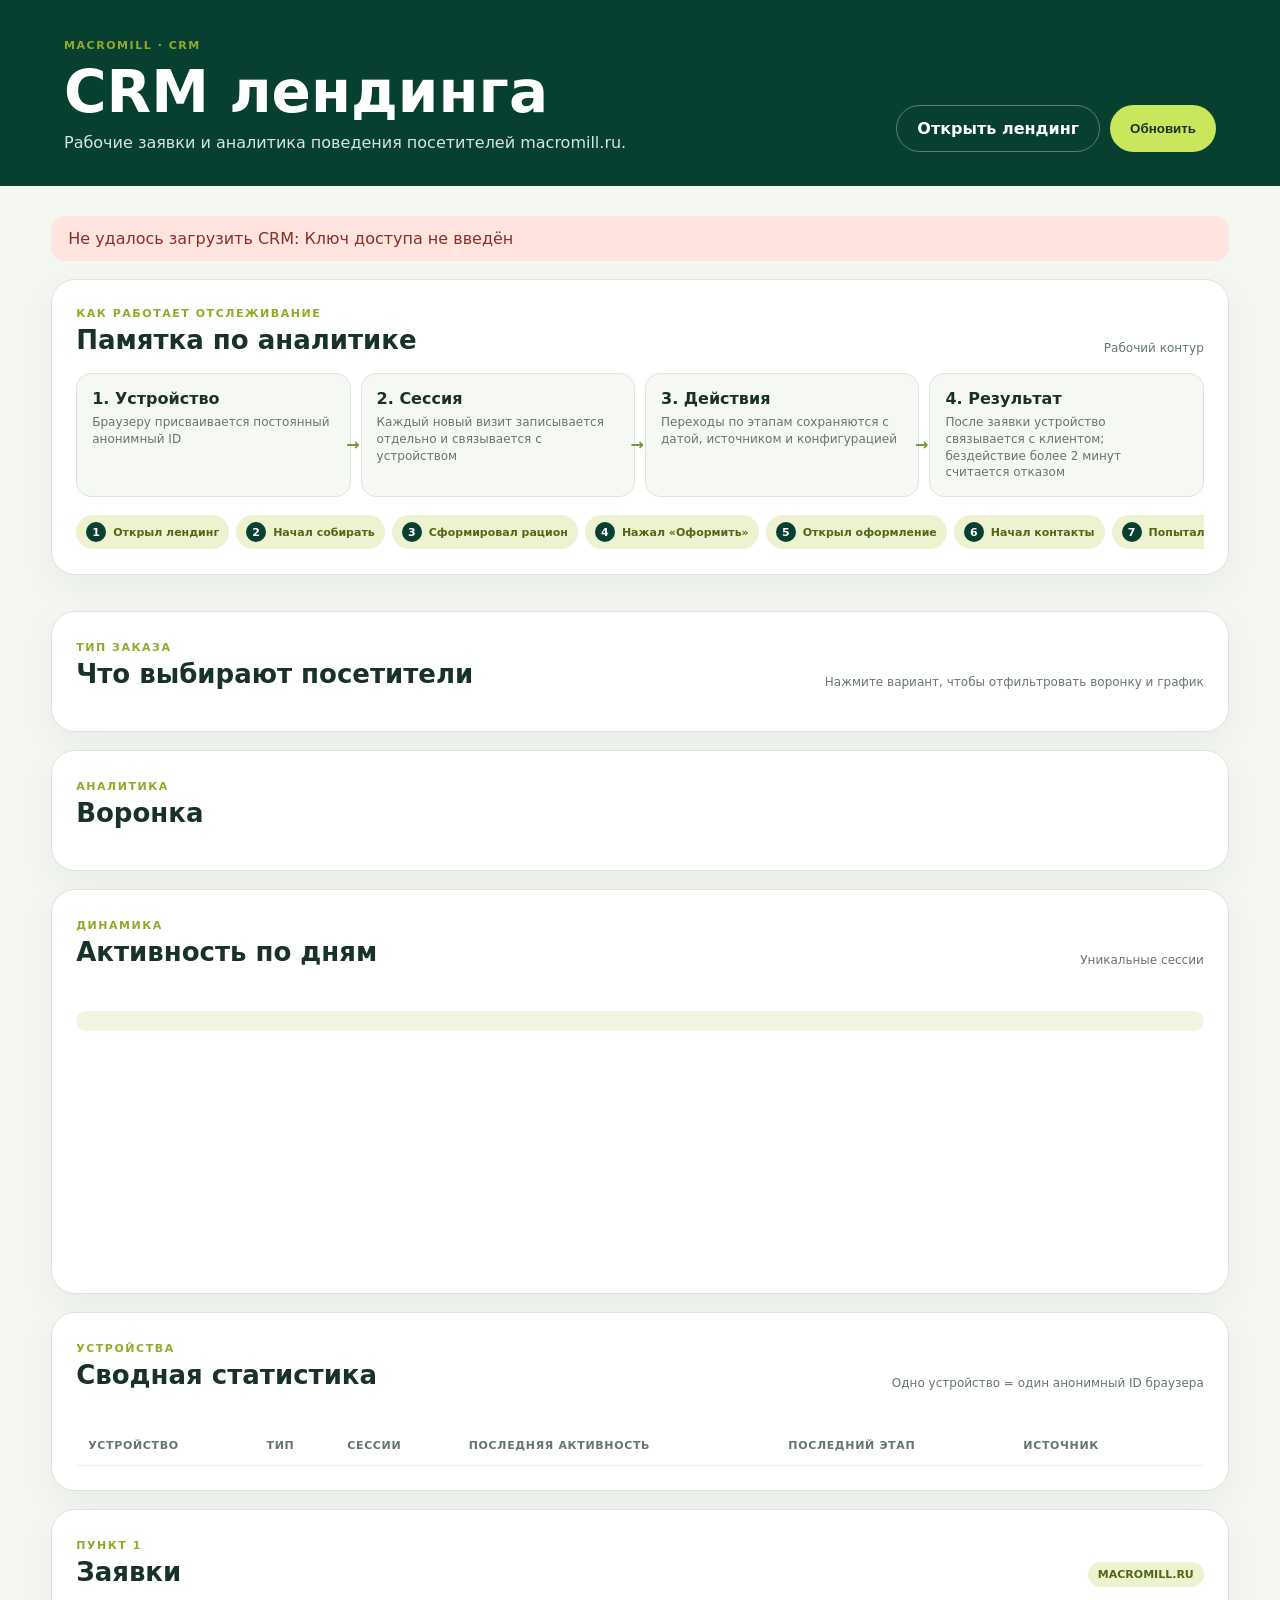
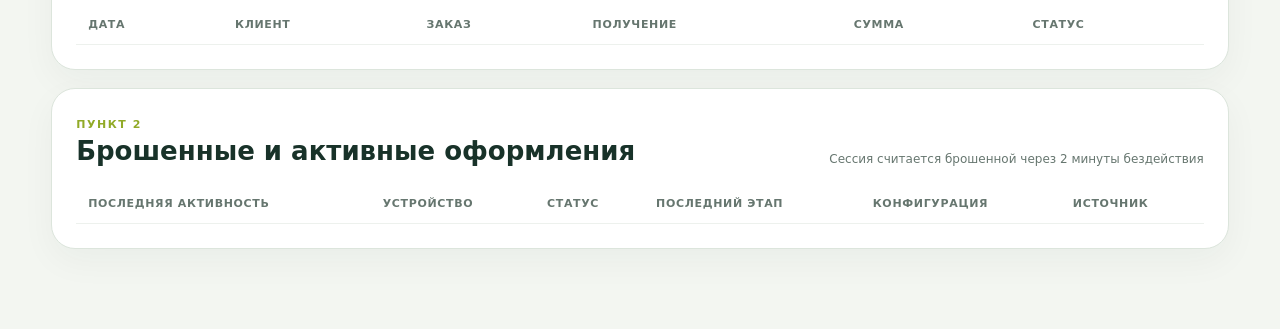
<file: site/crm/index.html>
<!doctype html>
<html lang="ru">
<head>
  <meta charset="utf-8">
  <meta name="viewport" content="width=device-width,initial-scale=1">
  <meta name="robots" content="noindex,nofollow">
  <title>MacroMill — CRM лендинга</title>
  <link rel="stylesheet" href="styles.css">
  <link rel="stylesheet" href="analytics.css?v=3">
</head>
<body>
  <header class="topbar">
    <div>
      <span class="eyebrow">MACROMILL · CRM</span>
      <h1>CRM лендинга</h1>
      <p>Рабочие заявки и аналитика поведения посетителей macromill.ru.</p>
    </div>
    <div class="actions">
      <a class="button secondary" href="/" target="_blank" rel="noopener">Открыть лендинг</a>
      <button class="button" id="refresh">Обновить</button>
    </div>
  </header>

  <main>
    <div id="notice" class="notice">Загрузка данных…</div>

    <section class="tracking-guide">
      <div class="guide-heading">
        <div><span class="eyebrow">КАК РАБОТАЕТ ОТСЛЕЖИВАНИЕ</span><h2>Памятка по аналитике</h2></div>
        <span class="muted">Рабочий контур</span>
      </div>
      <div class="guide-flow">
        <article><strong>1. Устройство</strong><span>Браузеру присваивается постоянный анонимный ID</span></article>
        <article><strong>2. Сессия</strong><span>Каждый новый визит записывается отдельно и связывается с устройством</span></article>
        <article><strong>3. Действия</strong><span>Переходы по этапам сохраняются с датой, источником и конфигурацией</span></article>
        <article><strong>4. Результат</strong><span>После заявки устройство связывается с клиентом; бездействие более 2 минут считается отказом</span></article>
      </div>
      <div id="tracking-stages" class="tracking-stages"></div>
    </section>

    <section id="summary" class="summary"></section>

    <section class="panel order-type-panel">
      <div class="panel-heading">
        <div><span class="eyebrow">ТИП ЗАКАЗА</span><h2>Что выбирают посетители</h2></div>
        <span class="muted">Нажмите вариант, чтобы отфильтровать воронку и график</span>
      </div>
      <div id="order-type-filters" class="order-type-filters"></div>
    </section>

    <section class="panel">
      <div class="panel-heading">
        <div><span class="eyebrow">АНАЛИТИКА</span><h2>Воронка</h2></div>
        <span class="muted" id="generated"></span>
      </div>
      <div id="funnel" class="funnel"></div>
    </section>

    <section class="panel">
      <div class="panel-heading">
        <div><span class="eyebrow">ДИНАМИКА</span><h2>Активность по дням</h2></div>
        <span class="muted" id="activity-caption">Уникальные сессии</span>
      </div>
      <div id="stage-filters" class="stage-filters"></div>
      <div id="activity-kpis" class="activity-kpis"></div>
      <div id="activity-insight" class="activity-insight"></div>
      <div id="activity-chart" class="activity-chart"></div>
    </section>

    <section class="panel">
      <div class="panel-heading">
        <div><span class="eyebrow">УСТРОЙСТВА</span><h2>Сводная статистика</h2></div>
        <span class="muted">Одно устройство = один анонимный ID браузера</span>
      </div>
      <div id="device-summary" class="device-summary"></div>
      <div class="table-wrap">
        <table>
          <thead><tr><th>Устройство</th><th>Тип</th><th>Сессии</th><th>Последняя активность</th><th>Последний этап</th><th>Источник</th><th></th></tr></thead>
          <tbody id="devices"></tbody>
        </table>
      </div>
      <div id="device-details" class="device-details" hidden></div>
    </section>

    <section class="panel">
      <div class="panel-heading">
        <div><span class="eyebrow">ПУНКТ 1</span><h2>Заявки</h2></div>
        <span class="pill">MACROMILL.RU</span>
      </div>
      <div class="table-wrap">
        <table>
          <thead><tr><th>Дата</th><th>Клиент</th><th>Заказ</th><th>Получение</th><th>Сумма</th><th>Статус</th></tr></thead>
          <tbody id="leads"></tbody>
        </table>
      </div>
    </section>

    <section class="panel">
      <div class="panel-heading">
        <div><span class="eyebrow">ПУНКТ 2</span><h2>Брошенные и активные оформления</h2></div>
        <span class="muted">Сессия считается брошенной через 2 минуты бездействия</span>
      </div>
      <div class="table-wrap">
        <table>
          <thead><tr><th>Последняя активность</th><th>Устройство</th><th>Статус</th><th>Последний этап</th><th>Конфигурация</th><th>Источник</th></tr></thead>
          <tbody id="sessions"></tbody>
        </table>
      </div>
    </section>
  </main>

  <script src="app.js?v=5" defer></script>
</body>
</html>
</file>
<file: site/crm/styles.css>
:root{font-family:Inter,Manrope,system-ui,sans-serif;color:#183229;background:#f3f6f1;--green:#073f30;--lime:#c9e75d;--line:#dce5dc;--muted:#66766f}*{box-sizing:border-box}body{margin:0}.topbar{display:flex;justify-content:space-between;gap:30px;align-items:flex-end;padding:34px clamp(20px,5vw,72px);background:var(--green);color:white}.topbar h1{font-size:clamp(34px,5vw,58px);margin:5px 0 7px}.topbar p{margin:0;color:#d7e6df}.eyebrow{font-size:11px;font-weight:800;letter-spacing:.14em;color:#91aa27}.actions{display:flex;gap:10px;flex-wrap:wrap}.button{border:0;border-radius:999px;padding:13px 20px;background:var(--lime);color:#183229;font-weight:800;text-decoration:none;cursor:pointer}.button.secondary{background:transparent;color:white;border:1px solid #ffffff55}main{max-width:1440px;margin:auto;padding:30px clamp(16px,4vw,54px) 80px}.notice{margin-bottom:18px;padding:13px 17px;border-radius:14px;background:#e8efdf;color:#3f5b4e}.notice.error{background:#ffe4df;color:#8d2f24}.notice[hidden]{display:none}.summary{display:grid;grid-template-columns:repeat(6,minmax(120px,1fr));gap:13px;margin-bottom:18px}.metric,.panel{background:white;border:1px solid var(--line);box-shadow:0 12px 35px #17382c0b}.metric{border-radius:20px;padding:20px}.metric span{display:block;color:var(--muted);font-size:12px}.metric strong{display:block;margin-top:9px;font-size:32px}.panel{border-radius:24px;padding:24px;margin-top:18px}.panel-heading{display:flex;justify-content:space-between;gap:20px;align-items:flex-end;margin-bottom:18px}.panel h2{margin:4px 0 0;font-size:26px}.muted{color:var(--muted);font-size:12px}.pill,.status{display:inline-flex;border-radius:999px;padding:6px 10px;font-size:11px;font-weight:800;background:#edf3d1;color:#526714}.funnel{display:grid;gap:10px}.funnel-row{display:grid;grid-template-columns:minmax(190px,1.3fr) 4fr 70px 120px;gap:14px;align-items:center}.funnel-track{height:18px;border-radius:999px;background:#edf1ec;overflow:hidden}.funnel-bar{height:100%;min-width:3px;border-radius:inherit;background:linear-gradient(90deg,var(--green),#789329)}.funnel-count{font-weight:900;font-size:18px}.drop{font-size:12px;color:#9b4b3c}.device-summary{display:grid;grid-template-columns:repeat(4,minmax(130px,1fr));gap:12px;margin-bottom:18px}.device-card{border:1px solid var(--line);border-radius:16px;padding:16px;background:#f8faf6}.device-card span,.device-card small{display:block;color:var(--muted)}.device-card strong{display:block;font-size:28px;margin:5px 0}.table-wrap{overflow:auto}table{width:100%;border-collapse:collapse;min-width:800px}th,td{text-align:left;padding:13px 12px;border-bottom:1px solid #edf1ed;vertical-align:top}th{font-size:11px;text-transform:uppercase;letter-spacing:.06em;color:var(--muted)}td{font-size:13px}td strong{display:block}.status.converted{background:#dff2db;color:#21651c}.status.abandoned{background:#ffe4df;color:#8d2f24}.status.active{background:#fff1c9;color:#7f5b00}.detail-button,.device-link,.details-close{border:0;background:none;color:#315f23;font-weight:800;text-decoration:underline;cursor:pointer;padding:4px}.device-details{margin-top:20px;padding:20px;border-radius:18px;background:#f6f9f3;border:1px solid var(--line)}.details-heading{display:flex;justify-content:space-between;align-items:flex-start}.details-heading h3{margin:4px 0;font-size:24px}.details-close{font-size:28px;text-decoration:none}.details-grid{display:grid;grid-template-columns:repeat(4,1fr);gap:10px;margin:14px 0 20px}.details-grid>div{background:white;border:1px solid var(--line);border-radius:12px;padding:12px}.details-grid span,.details-grid strong{display:block}.details-grid span{font-size:11px;color:var(--muted);margin-bottom:5px}.device-details h4{margin:18px 0 10px}.timeline{display:grid;gap:0}.timeline-row{position:relative;display:grid;grid-template-columns:20px 1fr;gap:9px;padding:8px 0}.timeline-row:before{content:'';position:absolute;left:6px;top:19px;bottom:-9px;width:1px;background:#ced9ce}.timeline-row:last-child:before{display:none}.timeline-dot{width:13px;height:13px;margin-top:3px;border-radius:50%;background:var(--lime);border:3px solid var(--green);z-index:1}.linked-lead{display:flex;justify-content:space-between;gap:15px;padding:14px;border-radius:12px;background:white;border:1px solid var(--line)}.empty{text-align:center;color:var(--muted);padding:28px}.config{max-width:360px;white-space:normal}.small{font-size:11px;color:var(--muted);margin-top:4px}@media(max-width:900px){.topbar{align-items:flex-start;flex-direction:column}.summary{grid-template-columns:repeat(2,1fr)}.device-summary,.details-grid{grid-template-columns:repeat(2,1fr)}.funnel-row{grid-template-columns:1fr 60px}.funnel-track{grid-column:1/-1;grid-row:2}.drop{display:none}}@media(max-width:520px){.summary,.device-summary,.details-grid{grid-template-columns:1fr 1fr}.metric{padding:16px}.metric strong{font-size:26px}.panel{padding:17px}.actions{width:100%}.button{flex:1;text-align:center}.linked-lead{flex-direction:column}}
</file>
<file: site/crm/analytics.css>
.tracking-guide {
  margin-bottom: 18px;
  padding: 22px 24px;
  border: 1px solid var(--line);
  border-radius: 24px;
  background: #fff;
  box-shadow: 0 12px 35px #17382c0b;
}
.guide-heading { display: flex; justify-content: space-between; align-items: flex-end; gap: 20px; }
.guide-heading h2 { margin: 4px 0 0; font-size: 26px; }
.guide-flow { display: grid; grid-template-columns: repeat(4, 1fr); gap: 10px; margin: 18px 0; }
.guide-flow article { position: relative; padding: 15px; border: 1px solid var(--line); border-radius: 15px; background: #f6f9f3; }
.guide-flow article:not(:last-child)::after { content: "→"; position: absolute; right: -10px; top: 50%; z-index: 1; color: #789329; font-weight: 900; }
.guide-flow strong, .guide-flow span { display: block; }
.guide-flow span { margin-top: 6px; color: var(--muted); font-size: 12px; line-height: 1.4; }
.tracking-stages { display: flex; gap: 7px; overflow-x: auto; padding-bottom: 3px; }
.tracking-stages span { display: inline-flex; align-items: center; gap: 7px; min-width: max-content; padding: 7px 10px; border-radius: 999px; background: #edf3d1; color: #526714; font-size: 11px; font-weight: 700; }
.tracking-stages b { display: grid; place-items: center; width: 20px; height: 20px; border-radius: 50%; background: var(--green); color: white; }
.stage-filters { display: flex; flex-wrap: wrap; gap: 7px; padding: 2px 0 14px; }
.stage-filter { border: 1px solid var(--line); border-radius: 999px; padding: 8px 12px; background: white; color: #315146; font-size: 11px; font-weight: 800; white-space: nowrap; cursor: pointer; }
.stage-filter.active { border-color: var(--green); background: var(--green); color: white; }
.order-type-filters { display: grid; grid-template-columns: repeat(4, 1fr); gap: 10px; }
.order-type-card { padding: 16px; border: 1px solid var(--line); border-radius: 16px; background: #f8faf6; color: #183229; text-align: left; cursor: pointer; }
.order-type-card span, .order-type-card strong, .order-type-card small { display: block; }
.order-type-card span { color: var(--muted); font-size: 12px; font-weight: 800; }
.order-type-card strong { margin: 6px 0; font-size: 28px; }
.order-type-card small { color: var(--muted); }
.order-type-card.active { border-color: var(--green); background: var(--green); color: white; }
.order-type-card.active span, .order-type-card.active small { color: #dbe8e1; }
.activity-chart { display: flex; align-items: stretch; gap: 8px; min-height: 230px; overflow-x: auto; padding: 8px 2px 4px; }
.day-column { display: grid; grid-template-rows: 22px 170px 22px; gap: 5px; min-width: 42px; flex: 1; text-align: center; }
.day-value { font-size: 12px; font-weight: 900; }
.day-track { position: relative; overflow: hidden; border-radius: 9px; background: linear-gradient(to top, #edf1ec 1px, transparent 1px); background-size: 100% 25%; }
.activity-kpis { display: grid; grid-template-columns: repeat(4, minmax(120px, 190px)); gap: 9px; margin-bottom: 10px; }
.activity-kpis .metric { padding: 12px 14px; border-radius: 14px; box-shadow: none; }
.activity-kpis .metric strong { margin-top: 4px; font-size: 24px; }
.activity-insight { margin-bottom: 8px; padding: 10px 13px; border-radius: 12px; background: #f1f5e4; color: #526714; font-size: 12px; }
.day-bar { position: absolute; bottom: 0; border-radius: 8px 8px 3px 3px; transition: height .25s ease; }
.day-bar.current { right: 5px; left: 52%; background: linear-gradient(180deg, var(--lime), #6e8d24); }
.day-bar.previous { right: 52%; left: 5px; background: #cbd7d0; }
.day-track .day-bar.current:only-child { right: 7px; left: 7px; }
.day-value small { color: var(--muted); font-weight: 600; }
.day-label { color: var(--muted); font-size: 10px; }
@media (max-width: 900px) {
  .guide-flow { grid-template-columns: repeat(2, 1fr); }
  .guide-flow article::after { display: none; }
  .activity-chart { min-width: 650px; }
  .order-type-filters { grid-template-columns: repeat(2, 1fr); }
}
@media (max-width: 520px) {
  .tracking-guide { padding: 17px; }
  .guide-flow { grid-template-columns: 1fr; }
  .activity-chart { min-width: 620px; }
  .activity-kpis { grid-template-columns: repeat(2, 1fr); }
}
</file>
